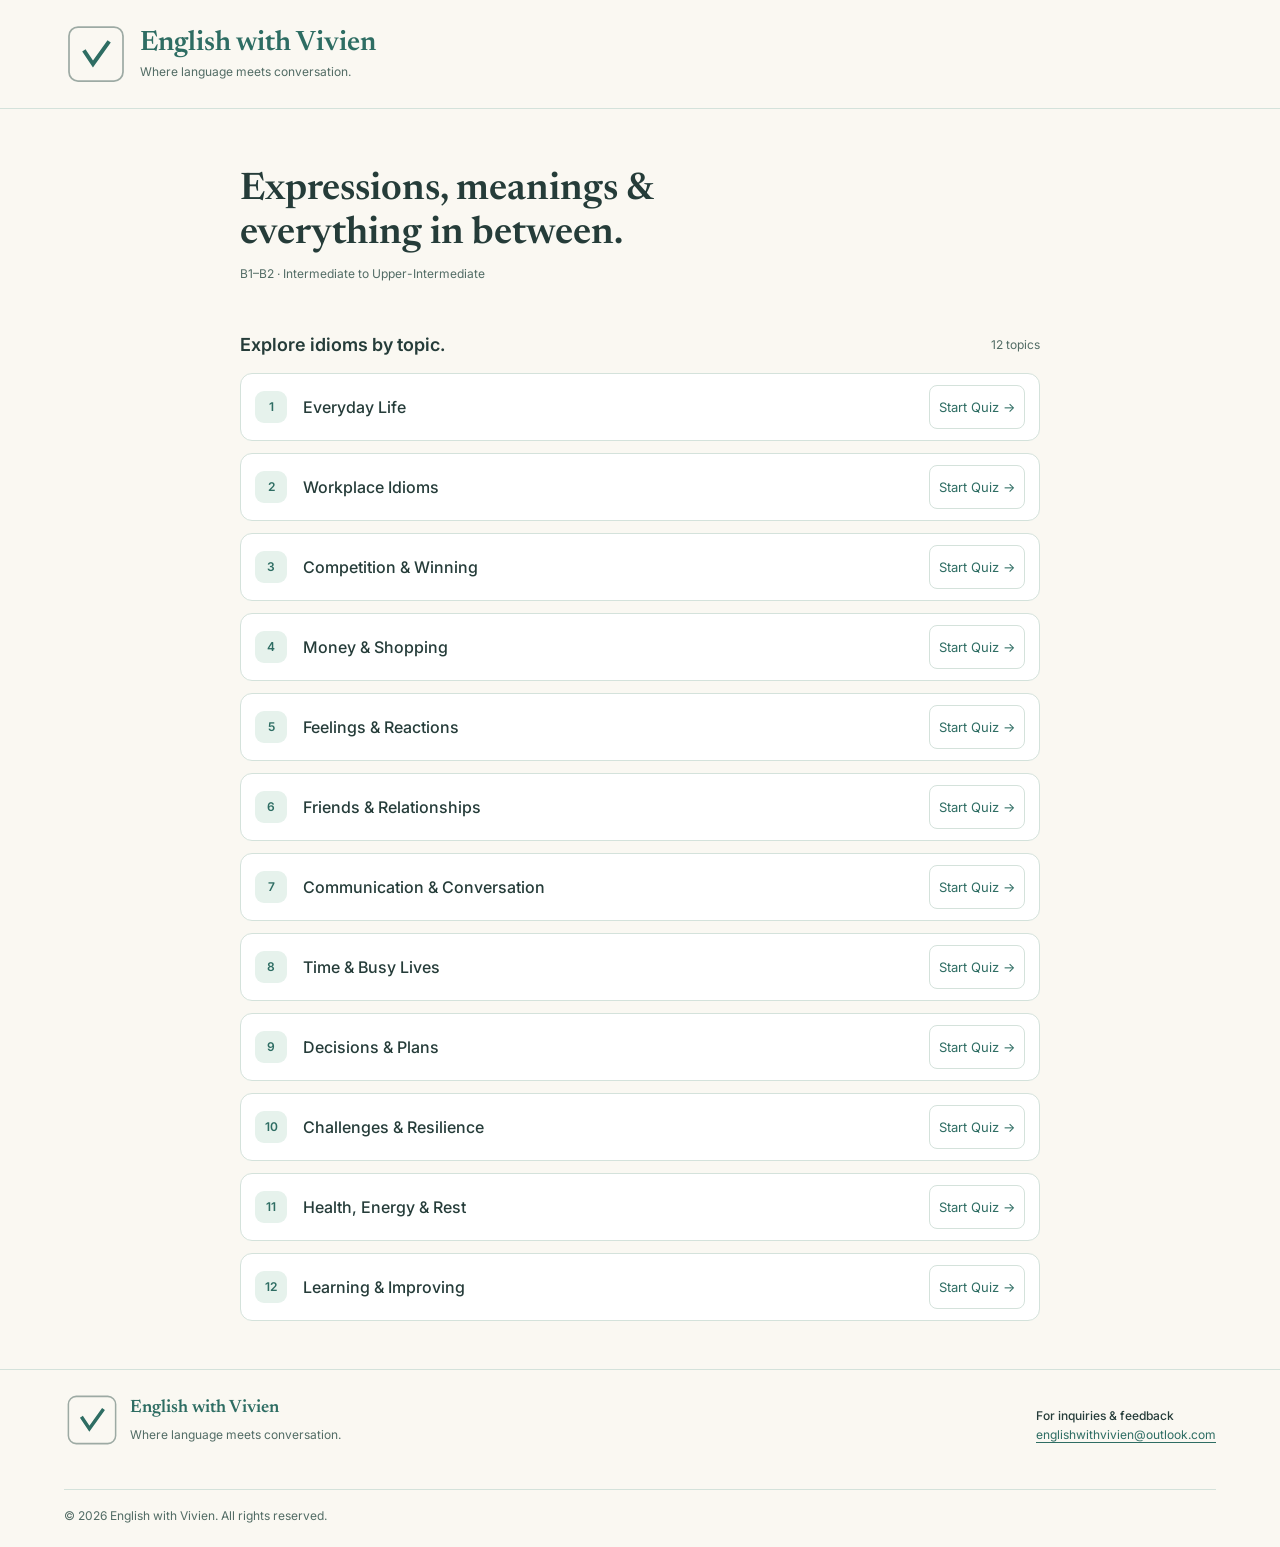
<file: index.html>
<!doctype html>
<html lang="en"><head><meta charset="utf-8"><meta name="viewport" content="width=device-width, initial-scale=1"><meta name="theme-color" content="#2e6d63"><link rel="icon" type="image/x-icon" sizes="32x32" href="assets/brand/favicon.ico?v=1"><link rel="icon" type="image/svg+xml" sizes="any" href="assets/brand/favicon.svg?v=1"><link rel="apple-touch-icon" sizes="180x180" href="assets/brand/apple-touch-icon.png?v=1"><title>English with Vivien · English Idioms Quiz</title><link rel="stylesheet" href="styles.css?v=27"><script defer src="starter-data.js?v=7"></script><script defer src="more-topics.js?v=7"></script><script defer src="lesson-support.js?v=7"></script><script defer src="illustration-art.js?v=2"></script><script defer src="quiz-store.js?v=3"></script><script defer src="app.js?v=15"></script></head>
<body><header><a class="brand" href="#" id="brand" aria-label="English with Vivien — quiz home"><img class="brand-mark" src="assets/brand/outline-v.svg?v=1" width="64" height="64" alt=""><span class="brand-copy"><span class="brand-topline"><span class="brand-name">English with Vivien</span></span><small class="brand-tagline">Where language meets conversation.</small></span></a></header>
<main><p id="notice" role="status" hidden></p>
<section id="home"><div class="hero"><h1>Expressions, meanings &amp; <br>everything in between.</h1><p class="learning-level">B1–B2 · Intermediate to Upper-Intermediate</p></div><div class="section-heading"><h2>Explore idioms by topic.</h2><span id="topicCount"></span></div><div id="topics" class="topics"></div></section>
<section id="quiz" hidden><div class="quiz-meta"><div><span id="quizTopic" class="eyebrow"></span></div><span id="progress"></span></div><progress id="progressBar" value="1" max="10"></progress><article class="question-card"><p class="eyebrow">LET’S TALK ABOUT IT</p><div class="question-layout"><h1 id="question"></h1><figure class="picture-clue"><span class="clue-window"><img id="pictureClue" width="640" height="360" alt=""></span></figure></div><div id="answers" class="answers" role="group" aria-label="Answer choices"></div><section id="explanation" class="explanation" aria-live="polite" hidden><p class="eyebrow">THE IDIOM, EXPLAINED</p><h2 id="idiom"></h2><p id="definition"></p><p id="korean" lang="ko"></p><div id="examples" aria-label="Example sentences"></div><section class="discussion"><h3>Let’s talk about it</h3><p id="discussionInstruction"></p><ol id="discussionQuestions"></ol></section></section></article><div class="controls"><button id="prev">← Previous</button><button class="primary" id="reveal">Reveal Answer</button><button id="next">Next Question →</button></div><div class="quiz-bottom"><button id="restart">↻ Restart quiz</button></div></section>
<section id="complete" class="completion" hidden><span class="completion-icon">✦</span><p class="eyebrow">THAT’S A WRAP</p><h1>Well discussed.</h1><p>You’ve reached the end of this topic. <br>Revisit a question or start a fresh conversation.</p><button id="backLast">← Last question</button><button id="again" class="primary">Restart quiz</button><button id="doneHome">Choose a topic</button></section>

</main><footer>
<div class="footer-identity"><div class="footer-brand"><img src="assets/brand/outline-v.svg?v=1" width="56" height="56" alt=""><span class="footer-wordmark"><span class="footer-brand-line"><span class="footer-brand-name">English with Vivien</span></span><span class="footer-tagline">Where language meets conversation.</span></span></div></div>
<address class="footer-contact"><p>For inquiries &amp; feedback</p><a href="mailto:englishwithvivien@outlook.com">englishwithvivien@outlook.com</a></address>
<p class="copyright">© 2026 English with Vivien. All rights reserved.</p>
</footer>

</body></html>
</file>
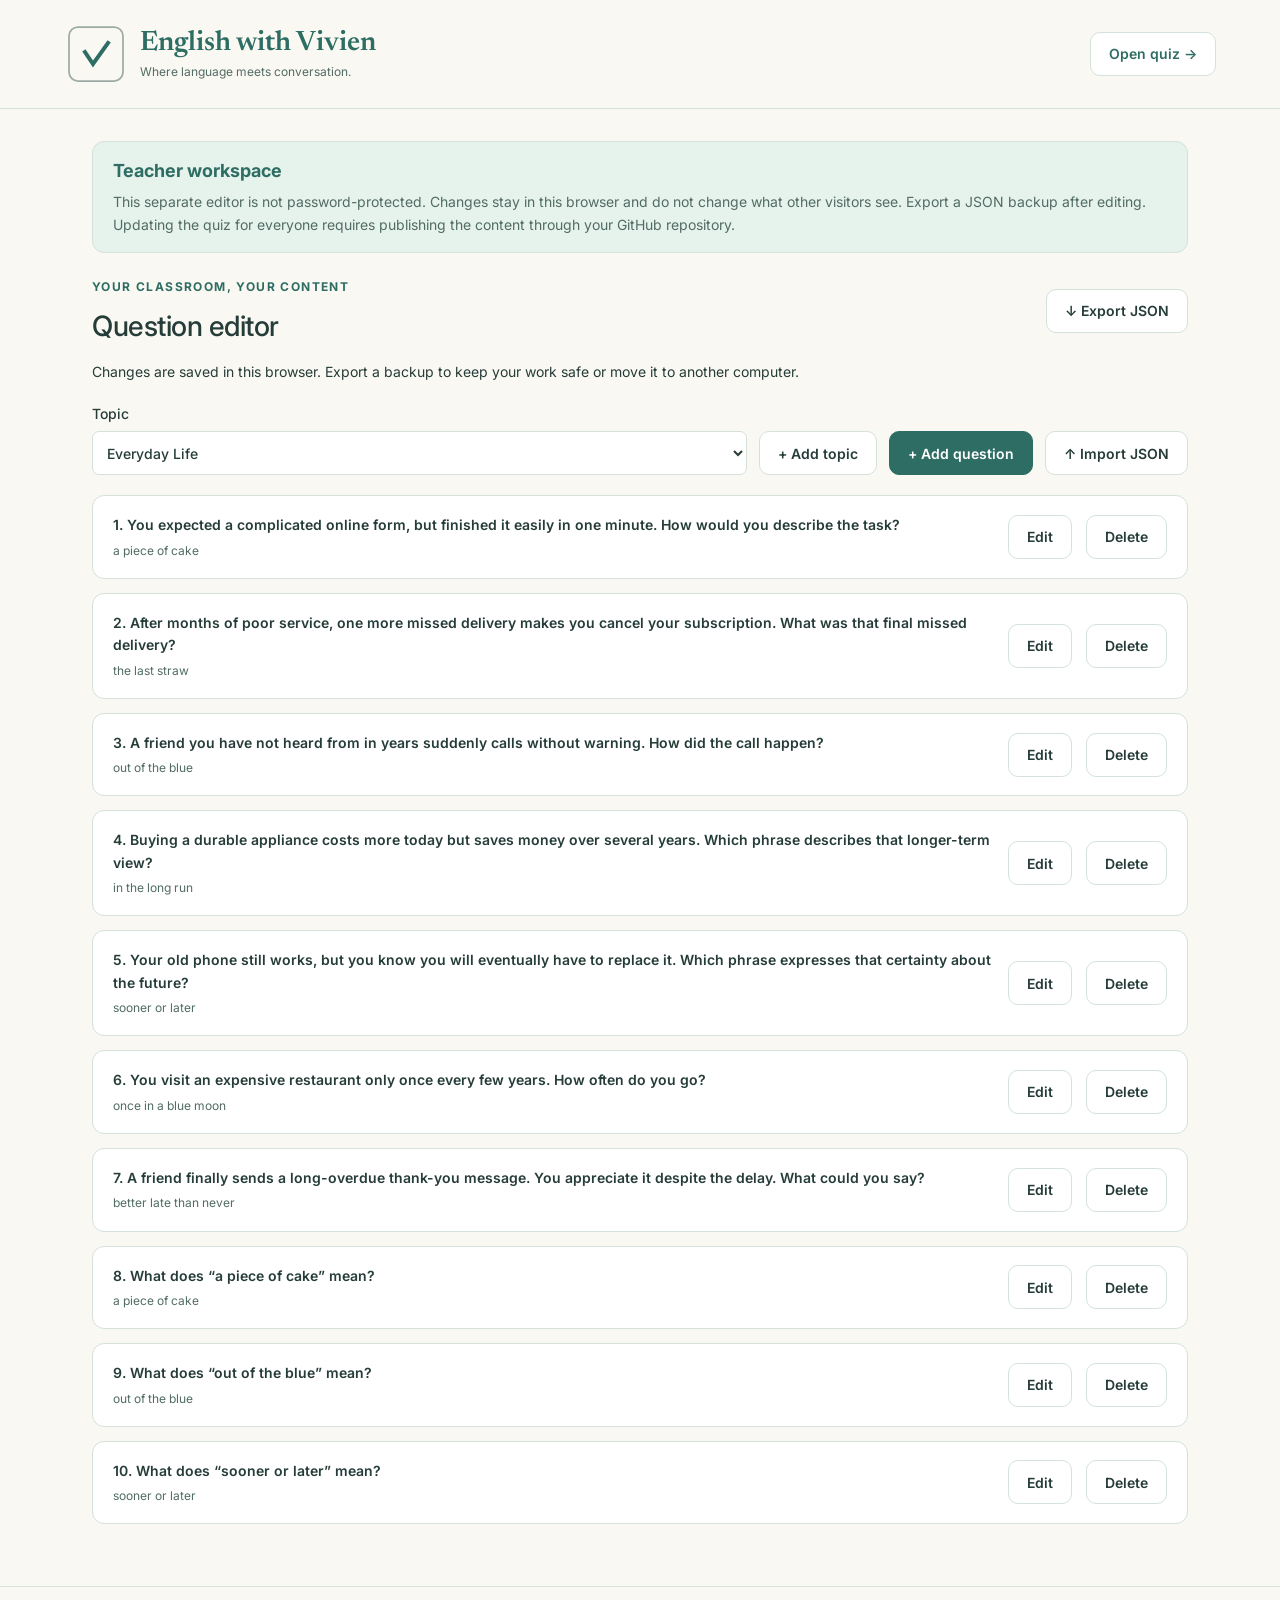
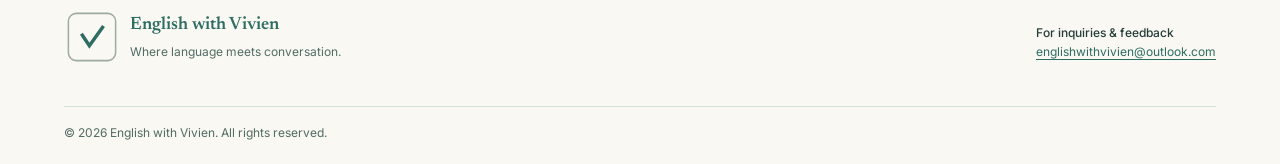
<file: teacher.html>
<!doctype html>
<html lang="en"><head><meta charset="utf-8"><meta name="robots" content="noindex, nofollow"><meta name="viewport" content="width=device-width, initial-scale=1"><meta name="theme-color" content="#2e6d63"><link rel="icon" type="image/x-icon" sizes="32x32" href="assets/brand/favicon.ico?v=1"><link rel="icon" type="image/svg+xml" sizes="any" href="assets/brand/favicon.svg?v=1"><link rel="apple-touch-icon" sizes="180x180" href="assets/brand/apple-touch-icon.png?v=1"><title>Teacher workspace · English with Vivien</title><link rel="stylesheet" href="styles.css?v=27"><script defer src="starter-data.js?v=7"></script><script defer src="more-topics.js?v=7"></script><script defer src="lesson-support.js?v=7"></script><script defer src="illustration-art.js?v=2"></script><script defer src="quiz-store.js?v=3"></script><script defer src="editor.js?v=3"></script></head>
<body>
<header><a class="brand" href="index.html" id="brand" aria-label="English with Vivien — quiz home"><img class="brand-mark" src="assets/brand/outline-v.svg?v=1" width="64" height="64" alt=""><span class="brand-copy"><span class="brand-topline"><span class="brand-name">English with Vivien</span></span><small class="brand-tagline">Where language meets conversation.</small></span></a><nav><a class="button-link" href="index.html">Open quiz →</a></nav></header>
<main><p id="notice" role="status" hidden></p>
<aside class="teacher-note"><strong>Teacher workspace</strong><p>This separate editor is not password-protected. Changes stay in this browser and do not change what other visitors see. Export a JSON backup after editing. Updating the quiz for everyone requires publishing the content through your GitHub repository.</p></aside>
<section id="editor"><div class="section-heading"><div><p class="eyebrow">YOUR CLASSROOM, YOUR CONTENT</p><h1>Question editor</h1></div><button id="exportBtn">↓ Export JSON</button></div><p>Changes are saved in this browser. Export a backup to keep your work safe or move it to another computer.</p><div class="editor-tools"><label>Topic <select id="editorTopic"></select></label><button id="addTopic">+ Add topic</button><button id="addQuestion" class="primary">+ Add question</button><label class="file-button">↑ Import JSON<input id="importFile" type="file" accept=".json,application/json"></label></div><div id="questionList"></div></section>
</main><footer>
<div class="footer-identity"><div class="footer-brand"><img src="assets/brand/outline-v.svg?v=1" width="56" height="56" alt=""><span class="footer-wordmark"><span class="footer-brand-line"><span class="footer-brand-name">English with Vivien</span></span><span class="footer-tagline">Where language meets conversation.</span></span></div></div>
<address class="footer-contact"><p>For inquiries &amp; feedback</p><a href="mailto:englishwithvivien@outlook.com">englishwithvivien@outlook.com</a></address>
<p class="copyright">© 2026 English with Vivien. All rights reserved.</p>
</footer>
<dialog id="questionDialog"><form id="questionForm"><div class="section-heading"><h2 id="formTitle">Add question</h2><button type="button" id="closeDialog" aria-label="Close editor">✕</button></div><label>Question<textarea name="prompt" required maxlength="1000"></textarea></label><div class="form-options"><label>Answer A<input name="option0" required maxlength="300"></label><label>Answer B<input name="option1" required maxlength="300"></label><label>Answer C<input name="option2" required maxlength="300"></label><label>Answer D<input name="option3" required maxlength="300"></label></div><label>Correct answer<select name="correct"><option value="0">A</option><option value="1">B</option><option value="2">C</option><option value="3">D</option></select></label><label>Idiom<input name="idiom" required maxlength="200"></label><label>English definition<textarea name="definition" required maxlength="1000"></textarea></label><label>Korean meaning<input name="korean" lang="ko" required maxlength="1000"></label><label>Example 1<input name="example0" required maxlength="1000"></label><label>Example 2<input name="example1" required maxlength="1000"></label><fieldset><legend>Picture clue & discussion</legend><p class="form-help">Choose a picture for this question’s situation. Original and alternative scenes are labeled by expression; check the preview against your examples. The three prompts appear when you reveal the explanation.</p><label>Picture clue<select name="picture" id="pictureSelect" required></select></label><span class="clue-window" id="picturePreviewWindow"><img id="picturePreview" width="640" height="360" alt=""></span><label>Discussion question 1<textarea name="discussion0" required maxlength="1200"></textarea></label><label>Discussion question 2<textarea name="discussion1" required maxlength="1200"></textarea></label><label>Discussion question 3<textarea name="discussion2" required maxlength="1200"></textarea></label></fieldset><p id="formError" role="alert"></p><button class="primary" type="submit">Save question</button></form></dialog>
</body></html>
</file>
<file: styles.css>
/* Self-hosted font roles. Hangul ranges allow natural English/Korean fallback. */
@font-face{
  font-family:"Newsreader";
  src:url("assets/fonts/Newsreader-Roman.woff2") format("woff2");
  font-style:normal;font-weight:200 800;font-display:swap;
}
@font-face{
  font-family:"Inter";
  src:url("assets/fonts/Inter-Regular.woff2") format("woff2");
  font-style:normal;font-weight:400 700;font-display:swap;
}
@font-face{
  font-family:"Pretendard";
  src:url("assets/fonts/PretendardVariable.woff2") format("woff2");
  font-style:normal;font-weight:100 900;font-display:swap;
  unicode-range:U+1100-11FF,U+3130-318F,U+A960-A97F,U+AC00-D7AF,U+D7B0-D7FF,U+3000-303F,U+FF00-FFEF;
}
:root{
  --font-display:"Newsreader","Pretendard",serif;
  --font-english:"Inter","Pretendard",sans-serif;
  --font-korean:"Pretendard","Inter",sans-serif;
  --size-page:28px;
  --size-section:18px;
  --size-idiom:17px;
  --size-body:14px;
  --size-detail:14px;
  --size-secondary:12px;
  --ink:#253c39;
  --muted:#526c65;
  --paper:#faf8f2;
  --surface:#fff;
  --mint:#2e6d63;
  --mint-hover:#24584f;
  --mint-soft:#e6f2ec;
  --border:#d4e2db;
}
*{box-sizing:border-box}
body{margin:0;min-height:100vh;display:flex;flex-direction:column;background:var(--paper);color:var(--ink);font-family:var(--font-english);font-size:var(--size-body);line-height:1.6}
button,input,textarea,select{font:inherit}
button,.file-button,.button-link{display:inline-flex;align-items:center;justify-content:center;min-height:44px;border:1px solid var(--border);background:var(--surface);border-radius:10px;padding:10px 18px;color:var(--ink);font-size:var(--size-body);line-height:1.4;font-weight:600;cursor:pointer;text-align:center}
button:hover,.file-button:hover,.button-link:hover{background:var(--mint-soft);border-color:var(--mint)}
button:disabled{opacity:.4;cursor:default}
.primary{background:var(--mint);color:var(--surface);border-color:var(--mint)}
.primary:hover{background:var(--mint-hover);color:var(--surface)}
:focus-visible{outline:3px solid var(--mint);outline-offset:4px}
[hidden]{display:none!important}
p{margin:0 0 12px}
p:last-child{margin-bottom:0}
p:empty{margin:0}
h1,h2,h3{font-family:var(--font-english);margin:0;overflow-wrap:break-word;word-break:normal;text-wrap:pretty}
h1{font-size:var(--size-page);line-height:1.3;font-weight:500;letter-spacing:-.5px}
h2,h3{font-size:var(--size-section);line-height:1.4;font-weight:600}
:where([lang="ko"]){font-family:var(--font-korean);word-break:keep-all;overflow-wrap:break-word}
header{font-family:var(--font-english);display:flex;align-items:center;justify-content:space-between;gap:20px;padding:22px 5%;border-bottom:1px solid var(--border);background:var(--paper)}
a.brand{display:flex;align-items:center;gap:12px;min-width:0;color:var(--mint);text-decoration:none}
.brand-mark{display:block;width:64px;height:64px;flex:none;object-fit:contain;border-radius:12px}
.brand-copy{display:flex;flex-direction:column;gap:3px;min-width:0}
.brand-topline{display:flex;align-items:baseline;gap:14px;min-width:0}
.brand-topline .brand-name{flex:none}
.brand .brand-tagline{letter-spacing:0;line-height:1.5}
.brand-name{font-family:var(--font-display);font-style:normal;font-synthesis:none;font-optical-sizing:auto;font-size:var(--size-page);font-weight:600;line-height:1.2;white-space:nowrap}
.brand small{font-family:var(--font-english);font-size:var(--size-secondary);font-weight:400;line-height:1.5;letter-spacing:1px;color:var(--muted)}
nav{display:flex;flex-wrap:wrap;gap:8px}
nav button{background:transparent;border-color:transparent}
.button-link{color:var(--mint);text-decoration:none}
main{flex:1;width:100%;max-width:1160px;margin-inline:auto;padding:32px 32px 48px}
#home{max-width:800px;margin-inline:auto}
.hero{padding:28px 0 32px}
.eyebrow{font-size:var(--size-secondary);line-height:1.6;letter-spacing:1.4px;font-weight:700;color:var(--mint);margin:0 0 12px}
.hero h1{margin:0;font-family:var(--font-display);font-style:normal;font-synthesis:none;font-optical-sizing:auto;font-size:38px;font-weight:600;line-height:1.15;letter-spacing:0}
.learning-level{margin:8px 0 0;font-size:var(--size-secondary);font-weight:400;line-height:1.6;color:var(--muted)}
.section-heading{display:flex;align-items:center;justify-content:space-between;gap:16px;margin:16px 0}
.section-heading>div{min-width:0}
.section-heading>span{font-size:var(--size-secondary);color:var(--muted);flex:none}
.section-heading>.eyebrow{margin-bottom:8px}
.topics{display:grid;grid-template-columns:minmax(0,1fr);grid-auto-rows:1fr;gap:12px}
.topic-card{display:grid;grid-template-columns:32px minmax(0,1fr) 96px;align-items:center;gap:16px;min-height:68px;padding:10px 14px;background:var(--surface);border:1px solid var(--border);border-radius:12px}
.topic-number{display:grid;place-items:center;width:32px;height:32px;border-radius:9px;background:var(--mint-soft);color:var(--mint);font-size:var(--size-secondary);font-weight:600}
.topic-card h2{min-width:0;font-size:16px;font-weight:500;line-height:1.4;hyphens:none}
.topic-card button{width:96px;min-height:44px;margin:0;padding:6px 7px;white-space:nowrap;justify-self:end;border-radius:8px;background:transparent;color:var(--mint);border-color:var(--border);font-size:13px;font-weight:400}
.topic-card button:hover{background:var(--mint-soft);border-color:var(--mint);color:var(--mint)}
.quiz-meta{display:flex;justify-content:space-between;align-items:center;gap:16px;margin-bottom:8px;font-size:var(--size-secondary)}
.quiz-meta .eyebrow{margin:0}
#progress{flex:none;font-size:var(--size-secondary)}
progress{display:block;width:100%;height:5px;accent-color:var(--mint);margin:0 0 20px}
.question-card{background:var(--surface);padding:24px 28px;border:1px solid var(--border);border-radius:18px;min-width:0}
.question-layout{display:grid;grid-template-columns:minmax(0,1fr) minmax(220px,320px);gap:24px;align-items:center;margin-bottom:20px}
.question-layout h1{font-size:var(--size-page);line-height:1.4;font-weight:600;letter-spacing:-.4px;margin:0}
.picture-clue{margin:0;width:100%;max-width:320px;justify-self:center}
.clue-window{display:block;position:relative;overflow:hidden;width:100%;max-width:min(100%,calc(var(--clue-max-height,180px) * var(--clue-ratio,1.5)));aspect-ratio:var(--clue-ratio,1.5);margin-inline:auto;border-radius:12px}
.clue-window img{position:absolute;left:var(--clue-left,0%);top:var(--clue-top,0%);width:var(--clue-width,100%);height:var(--clue-height,100%);max-width:none;max-height:none;aspect-ratio:auto;object-fit:fill;border-radius:0;margin:0}
.answers{display:grid;grid-template-columns:repeat(2,minmax(0,1fr));gap:16px}
.answer{display:grid;grid-template-columns:30px minmax(0,1fr) auto;align-items:center;gap:12px;width:100%;min-height:56px;padding:12px 16px;border:2px solid var(--border);border-radius:12px;font-size:var(--size-body);line-height:1.6;font-weight:400;text-align:left}
.answer>span:nth-child(2){min-width:0;overflow-wrap:break-word;word-break:normal;text-wrap:pretty}
.letter{display:grid;place-items:center;min-width:30px;height:30px;padding:0 6px;font-size:var(--size-body);font-weight:600;background:var(--mint-soft);border-radius:8px;color:var(--mint)}
.answer:hover{background:var(--mint-soft);border-color:var(--mint)}
.answer.correct,.answer.correct:hover{border-color:#477760;background:#edf6ee}
.answer.correct .letter{background:#477760;color:white}
.answer.wrong,.answer.wrong:hover{border-color:#ab3f49;background:#fff0f0}
.answer.wrong .letter{background:#ab3f49;color:white}
.correct-tag,.wrong-tag{font-size:var(--size-secondary);font-weight:700;justify-self:end}
.correct-tag{color:#30533e}.wrong-tag{color:#8c2530}
.explanation{margin-top:20px;border-top:1px solid var(--border);padding-top:16px;font-size:var(--size-detail)}
.explanation .eyebrow{margin-bottom:8px}
#idiom{font-size:var(--size-idiom);font-weight:600;line-height:1.4;margin-bottom:10px}
#definition,#korean,#examples p{font-size:var(--size-body);line-height:1.6;max-width:72ch;overflow-wrap:break-word;text-wrap:pretty}
#definition,#korean{margin:0 0 10px}
#examples{margin-top:14px}
#examples p{margin:0 0 10px}
#examples p:last-child{margin-bottom:0}
.discussion{border-top:1px solid var(--border);margin-top:20px;padding-top:14px}
.discussion h3{font-size:var(--size-section);margin:0 0 8px}
.discussion>p{color:var(--muted);font-size:var(--size-secondary);max-width:100%}
.discussion ol{max-width:74ch;margin:12px 0 0;padding-left:22px}
.discussion li{font-size:var(--size-detail);line-height:1.6;padding-left:3px;margin:0 0 12px;overflow-wrap:break-word;text-wrap:pretty}
.discussion li:last-child{margin-bottom:0}
.controls{display:grid;grid-template-columns:repeat(3,minmax(0,1fr));gap:14px;margin-top:16px}
.controls button{font-size:var(--size-body);min-width:0;min-height:44px}
.quiz-bottom{display:flex;justify-content:space-between;align-items:center;gap:12px;margin-top:12px}
.quiz-bottom button{font-size:var(--size-secondary);background:transparent;min-height:44px}
.completion{text-align:center;max-width:700px;margin:48px auto}
.completion h1{margin:8px 0 12px}
.completion>p:not(.eyebrow){max-width:60ch;margin:0 auto 16px;font-size:var(--size-detail)}
.completion button{margin:6px}
.completion-icon{font-size:48px;line-height:1.2;color:var(--mint)}
.teacher-note{padding:16px 20px;border:1px solid var(--border);border-radius:12px;background:var(--mint-soft);margin-bottom:24px}
.teacher-note strong{display:block;color:var(--mint);font-size:var(--size-section);line-height:1.4}
.teacher-note p{margin:8px 0 0;font-size:var(--size-detail);color:var(--muted);overflow-wrap:break-word}
#editor>p{font-size:var(--size-detail)}
.editor-tools{display:flex;align-items:end;gap:12px;flex-wrap:wrap;margin:20px 0}
.editor-tools>label:first-child{flex:1 1 220px;min-width:0}
.editor-tools label{margin:0}
.editor-row{display:flex;align-items:center;gap:14px;background:var(--surface);border:1px solid var(--border);border-radius:12px;padding:18px 20px;margin-bottom:14px;min-width:0}
.editor-row>div{flex:1;min-width:0;overflow-wrap:break-word}
.editor-row strong{font-size:var(--size-body);font-weight:600}
.editor-row p{margin:4px 0 0;color:var(--muted);font-size:var(--size-secondary)}
.editor-row button{flex:none;font-size:var(--size-body);min-height:44px}
.file-button input{display:none}
label{display:block;font-weight:500;margin:14px 0;font-size:var(--size-body)}
input,select,textarea{display:block;width:100%;min-width:0;min-height:44px;padding:10px;border:1px solid var(--border);border-radius:7px;background:var(--surface);color:var(--ink);margin-top:6px;line-height:1.6}
textarea{resize:vertical;min-height:88px}
dialog{width:min(720px,94vw);max-height:90vh;max-height:90dvh;border:1px solid var(--border);border-radius:18px;padding:24px;color:var(--ink);background:var(--paper)}
dialog::backdrop{background:#253c3988}
dialog .section-heading{margin:0 0 16px;align-items:start}
#closeDialog{width:44px;flex:none;padding:8px}
.form-options{display:grid;grid-template-columns:repeat(2,minmax(0,1fr));gap:0 16px}
fieldset{border:1px solid var(--border);border-radius:10px;margin:20px 0 16px;padding:14px;min-width:0}
legend{font-size:var(--size-body);font-weight:600}
.form-help{font-size:var(--size-detail);color:var(--muted)}
#formError{font-size:var(--size-detail);color:#a32332;overflow-wrap:break-word}
#picturePreviewWindow{--clue-max-height:170px;max-width:min(100%,calc(var(--clue-max-height) * var(--clue-ratio,1.5)));margin:12px auto}
#pictureSelect{max-width:100%}
#notice{background:var(--mint-soft);padding:12px 16px;border:1px solid var(--border);border-radius:10px;font-size:var(--size-detail);margin-bottom:16px;overflow-wrap:break-word}
footer{display:grid;grid-template-columns:minmax(0,1fr) auto;align-items:last baseline;gap:20px 28px;border-top:1px solid var(--border);padding:22px 5%;color:var(--muted);font-size:var(--size-secondary)}
.footer-brand{display:flex;align-items:center;gap:10px;color:var(--mint);font-family:var(--font-english)}
.footer-brand img{display:block;width:56px;height:56px;flex:none;border-radius:6px;object-fit:contain}
.footer-wordmark{display:flex;flex-direction:column;gap:2px;min-width:0}
.footer-brand-name{font-family:var(--font-display);font-style:normal;font-synthesis:none;font-optical-sizing:auto;font-size:var(--size-section);font-weight:600;line-height:1.4}
.footer-brand-line{display:flex;align-items:baseline;gap:12px;min-width:0}
.footer-brand-name{white-space:nowrap;flex:none}
.footer-tagline{margin:2px 0 0;font-family:var(--font-english);font-size:var(--size-secondary);color:var(--muted)}
.footer-contact{min-width:0;font-style:normal;font-size:var(--size-secondary)}
.footer-contact p{margin:0;color:var(--ink);font-weight:500}
.footer-contact a{display:inline-flex;align-items:flex-start;min-height:44px;color:var(--mint);font-size:var(--size-secondary);text-decoration-thickness:1px;text-underline-offset:3px;overflow-wrap:anywhere;max-width:100%}
.copyright{grid-column:1/-1;margin:0;border-top:1px solid var(--border);padding-top:16px;font-size:var(--size-secondary);color:var(--muted)}
@media(max-width:750px){
  :root{--size-page:23px;--size-section:17px;--size-idiom:16px;--size-detail:13px}
  body{line-height:1.6}
  header{flex-wrap:wrap;gap:12px;padding:12px 16px}
  a.brand{gap:10px}
  .brand-topline{gap:10px}
  .brand-mark{width:48px;height:48px}
  .brand .brand-tagline{font-size:11px;letter-spacing:0}
  main{padding:16px 16px 32px}
  .hero{padding:16px 0 24px}
  .hero h1{font-size:29px}
  h2,h3{font-weight:500}
  .eyebrow{letter-spacing:1px;margin-bottom:10px}
  .section-heading{gap:12px;margin:12px 0 16px}
  .topics{gap:12px}
  .topic-card{grid-template-columns:16px minmax(0,1fr) 88px;gap:10px;min-height:68px;padding:10px 14px}
  .topic-number{width:16px;height:24px;border-radius:0;background:transparent;color:var(--muted);font-weight:400}
  .topic-card h2{font-size:16px}
  .topic-card button{width:88px;height:44px}
  .quiz-meta{gap:12px;margin-bottom:8px;align-items:start}
  progress{margin-bottom:16px}
  .question-card{padding:16px}
  .question-layout{grid-template-columns:minmax(0,1fr);gap:12px;margin-bottom:16px}
  .picture-clue{max-width:280px}
  .picture-clue .clue-window{--clue-max-height:158px}
  .answers{grid-template-columns:minmax(0,1fr);gap:12px}
  .answer{grid-template-columns:30px minmax(0,1fr);column-gap:10px;row-gap:4px;padding:10px 12px;min-height:52px}
  .correct-tag,.wrong-tag{grid-column:2;justify-self:start}
  .explanation{margin-top:16px;padding-top:14px}
  .discussion{margin-top:16px;padding-top:14px}
  .controls{grid-template-columns:repeat(2,minmax(0,1fr));gap:12px;margin-top:16px}
  #reveal{grid-column:1/-1;grid-row:1}
  #prev{grid-column:1;grid-row:2}
  #next{grid-column:2;grid-row:2}
  .quiz-bottom{margin-top:8px}
  .completion{margin:28px auto}
  .completion-icon{font-size:40px}
  .teacher-note{padding:16px;margin-bottom:20px}
  .editor-tools{display:grid;grid-template-columns:repeat(2,minmax(0,1fr));gap:12px;margin:16px 0}
  .editor-tools>label:first-child,.editor-tools>.file-button{grid-column:1/-1}
  .editor-tools>.file-button{justify-content:center}
  .editor-row{display:grid;grid-template-columns:repeat(2,minmax(0,1fr));gap:12px;padding:16px;margin-bottom:14px}
  .editor-row>div{grid-column:1/-1}
  .editor-row button{width:100%}
  input,select,textarea{font-size:16px}
  dialog{padding:16px}
  .form-options{grid-template-columns:minmax(0,1fr)}
  fieldset{padding:12px}
  #picturePreviewWindow{--clue-max-height:144px}
  footer{grid-template-columns:minmax(0,1fr);align-items:start;gap:16px;padding:24px 16px 20px}
  .footer-brand img{width:54px;height:54px}
}
</file>
